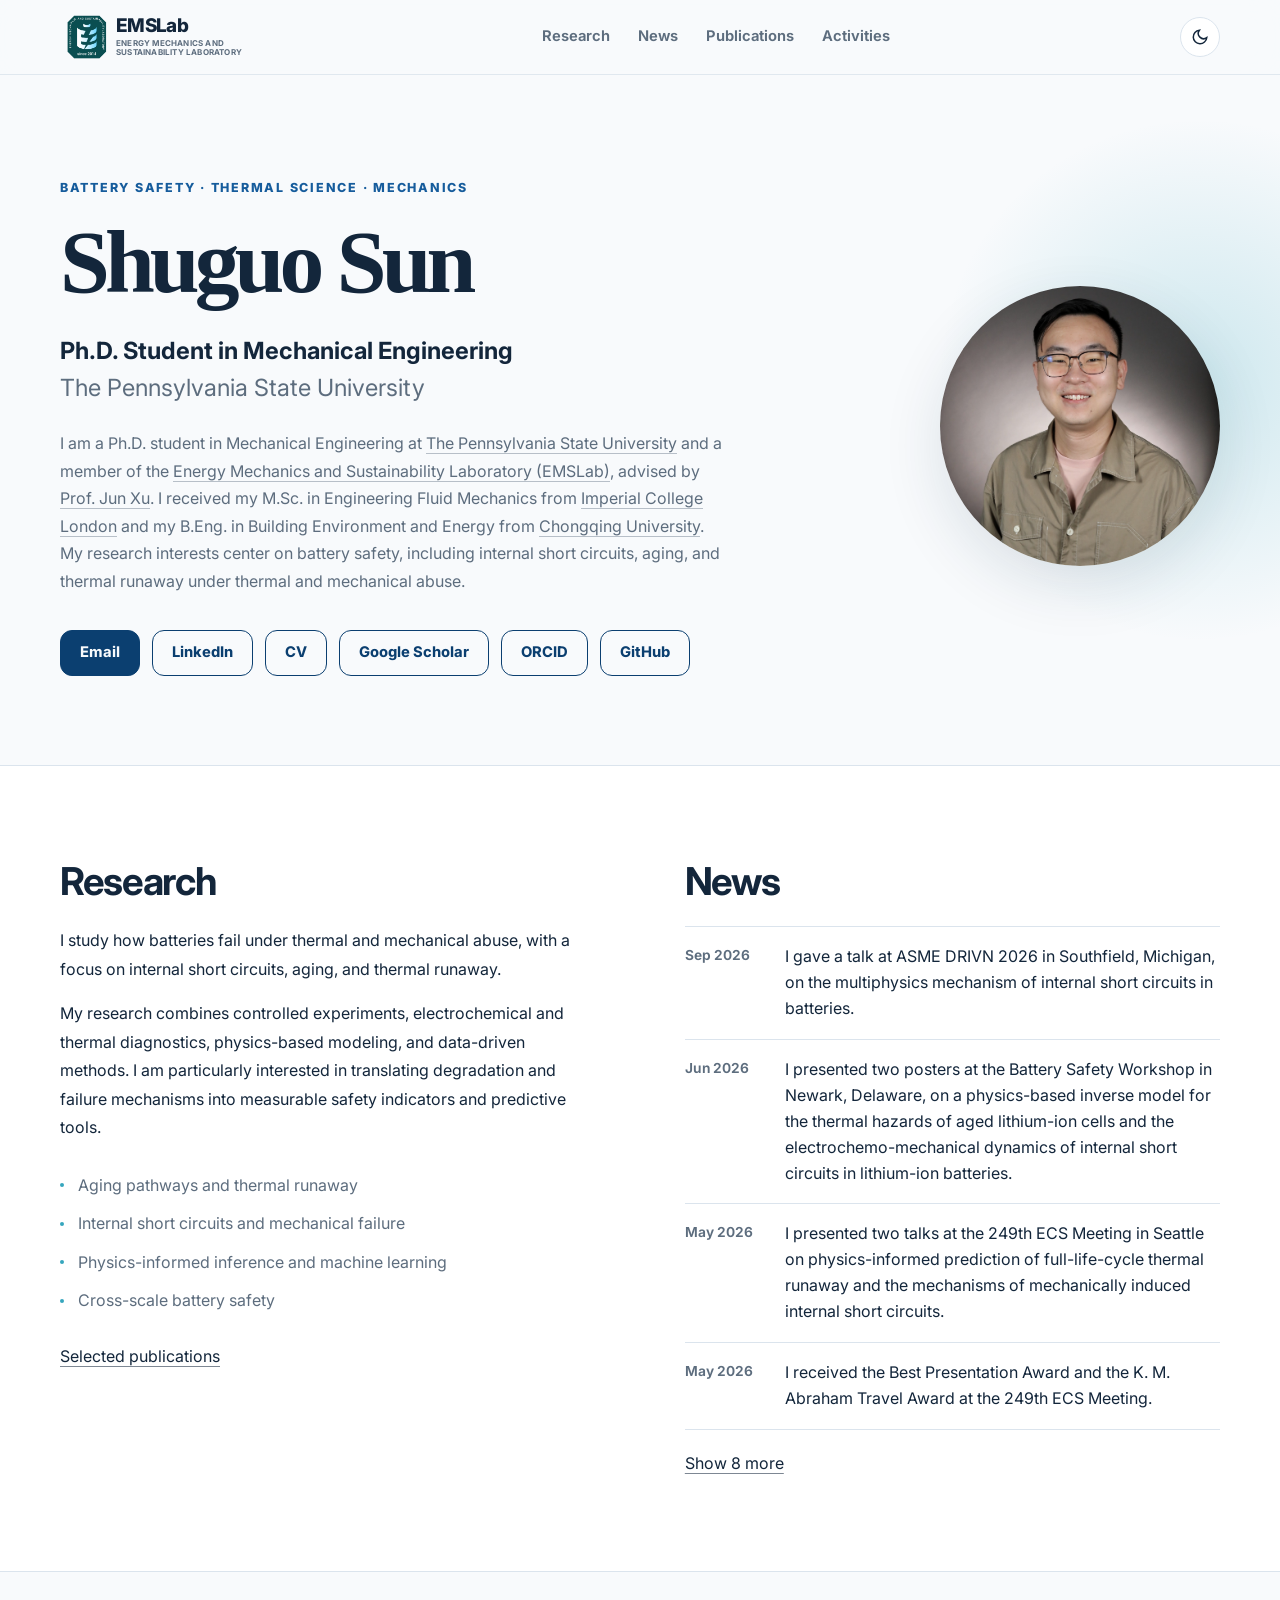
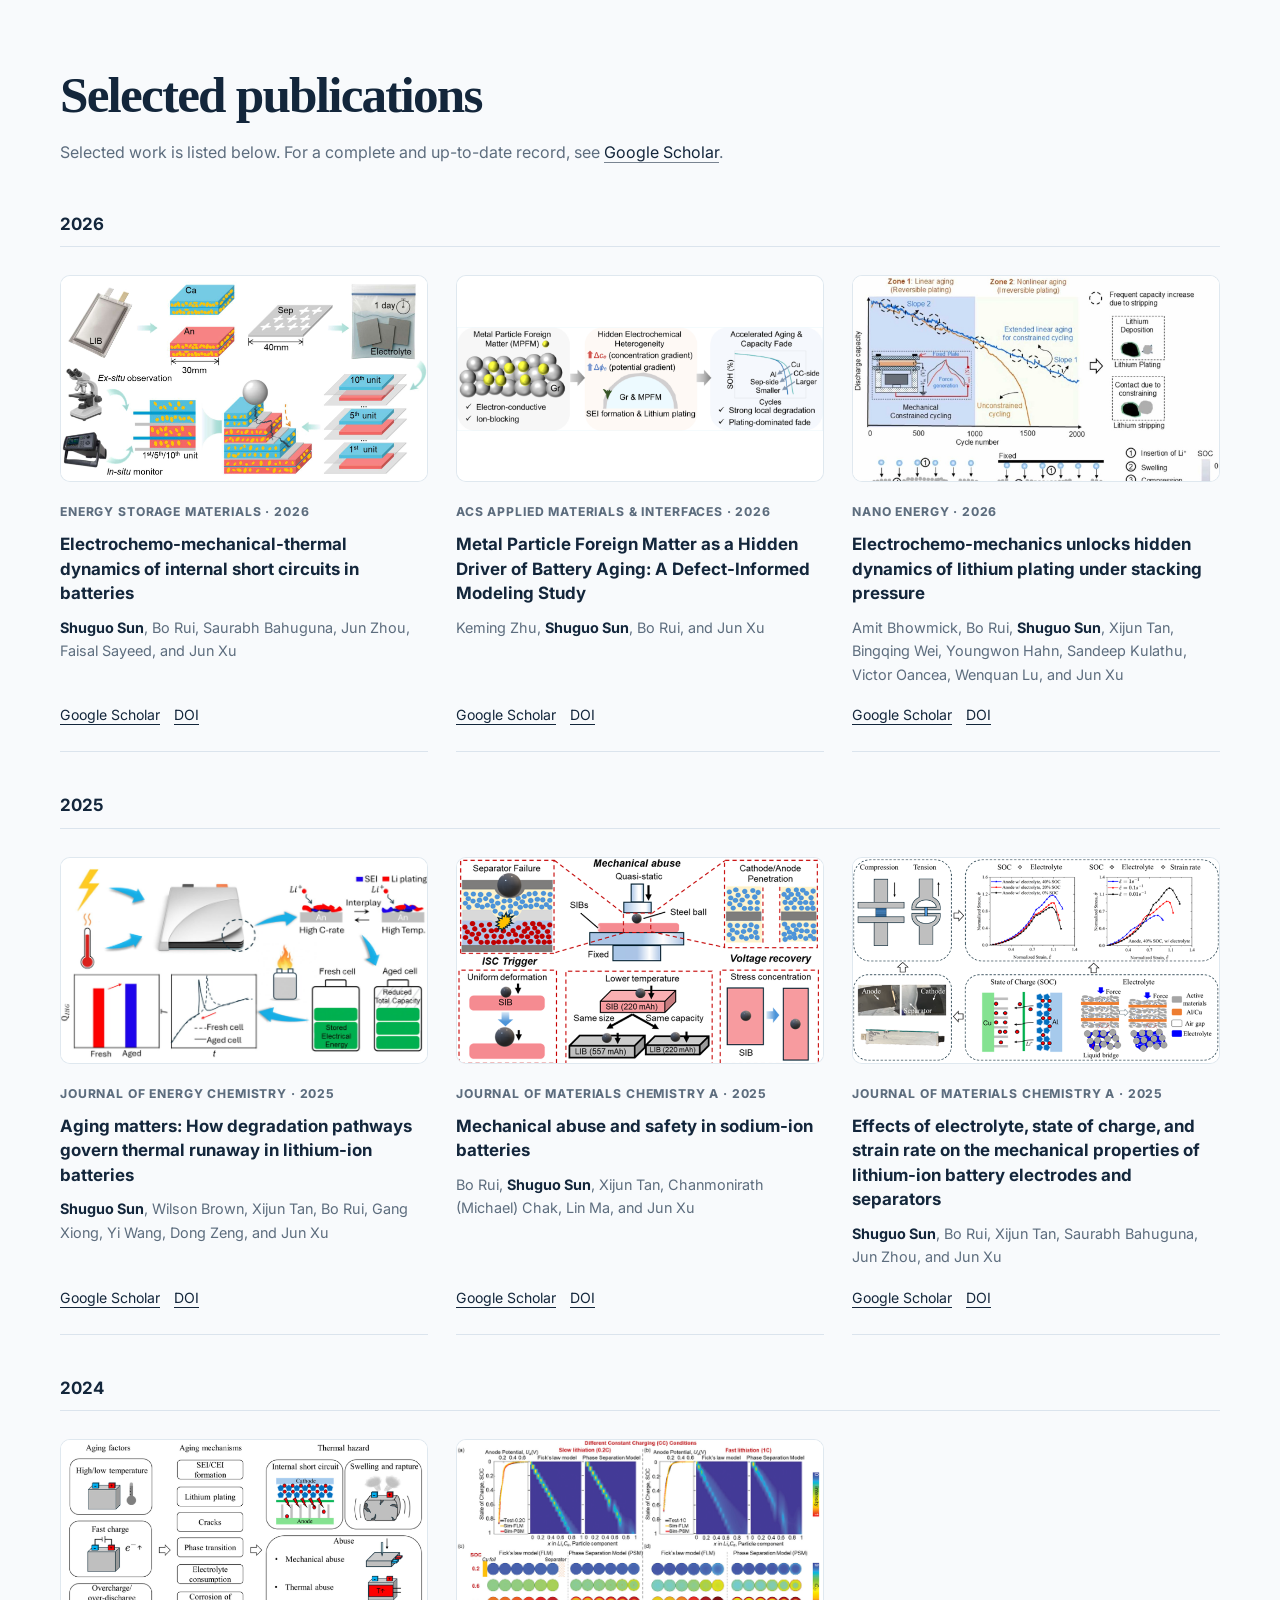
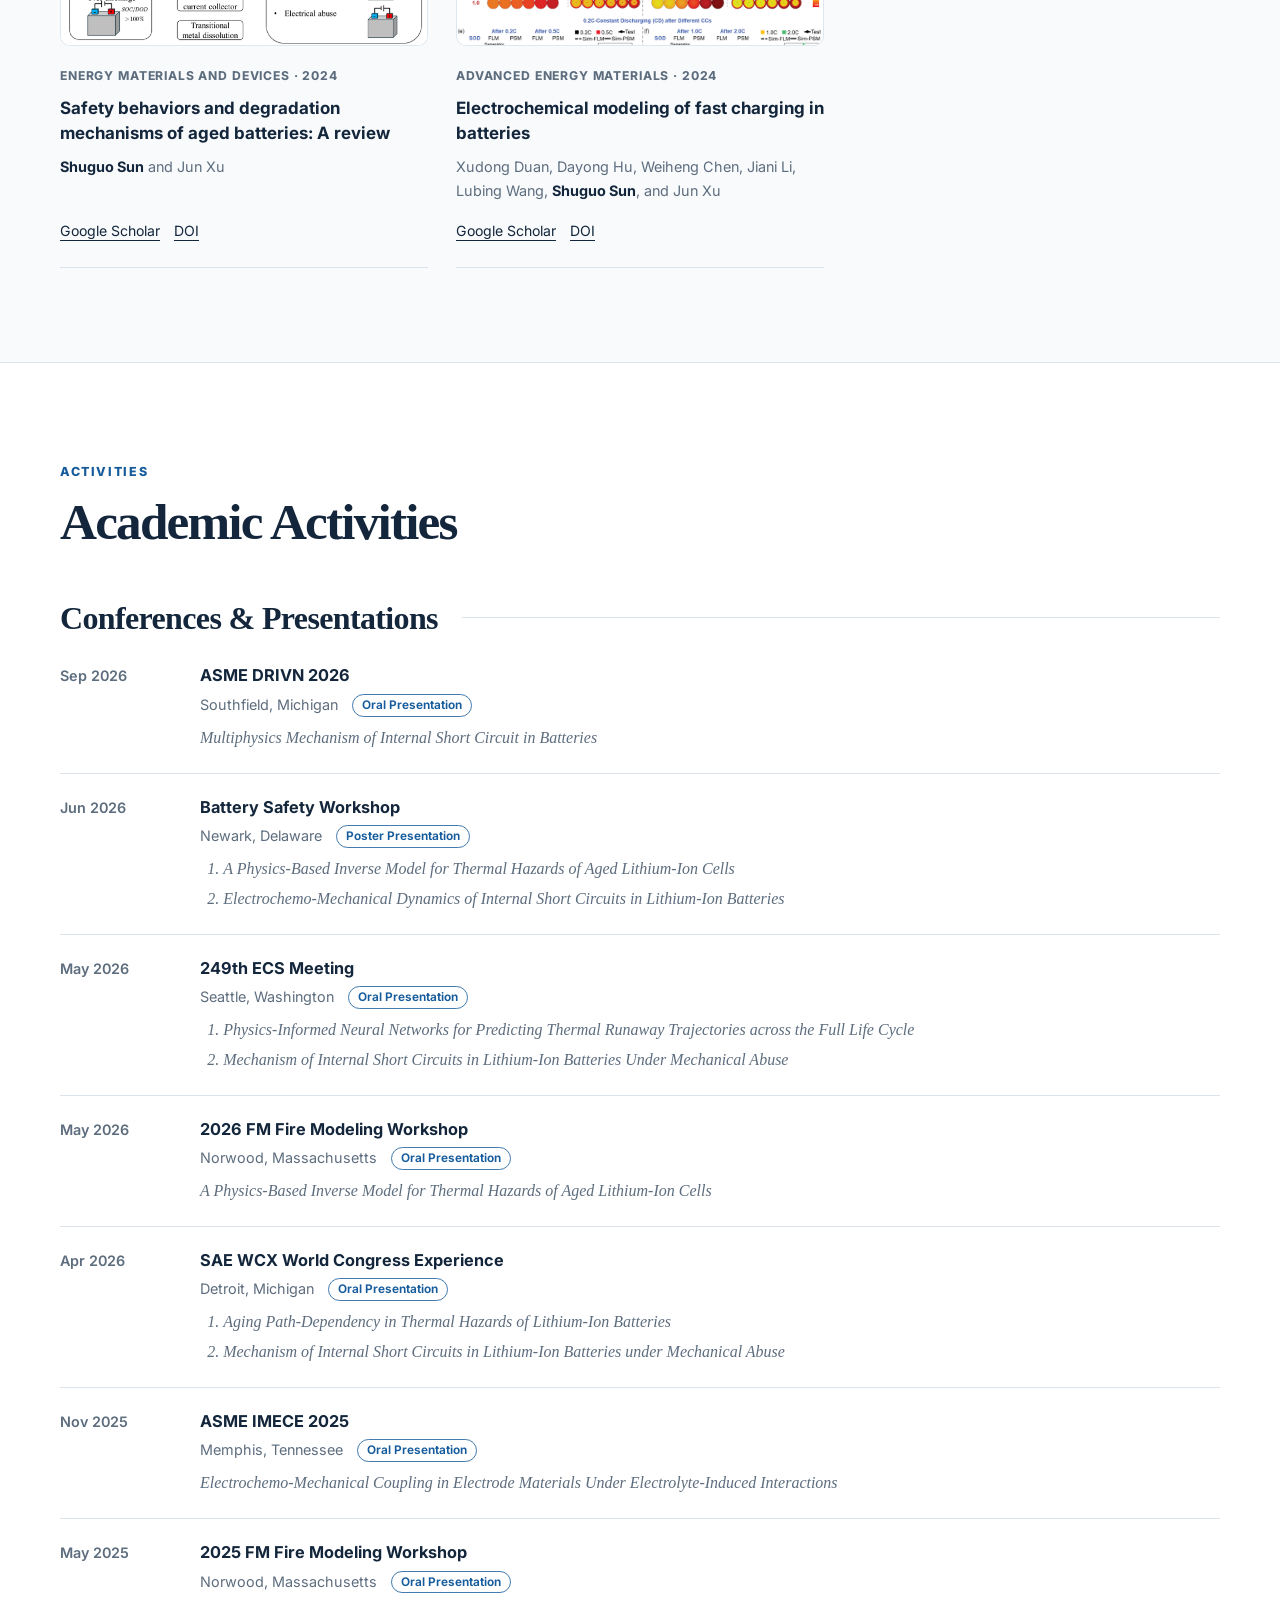
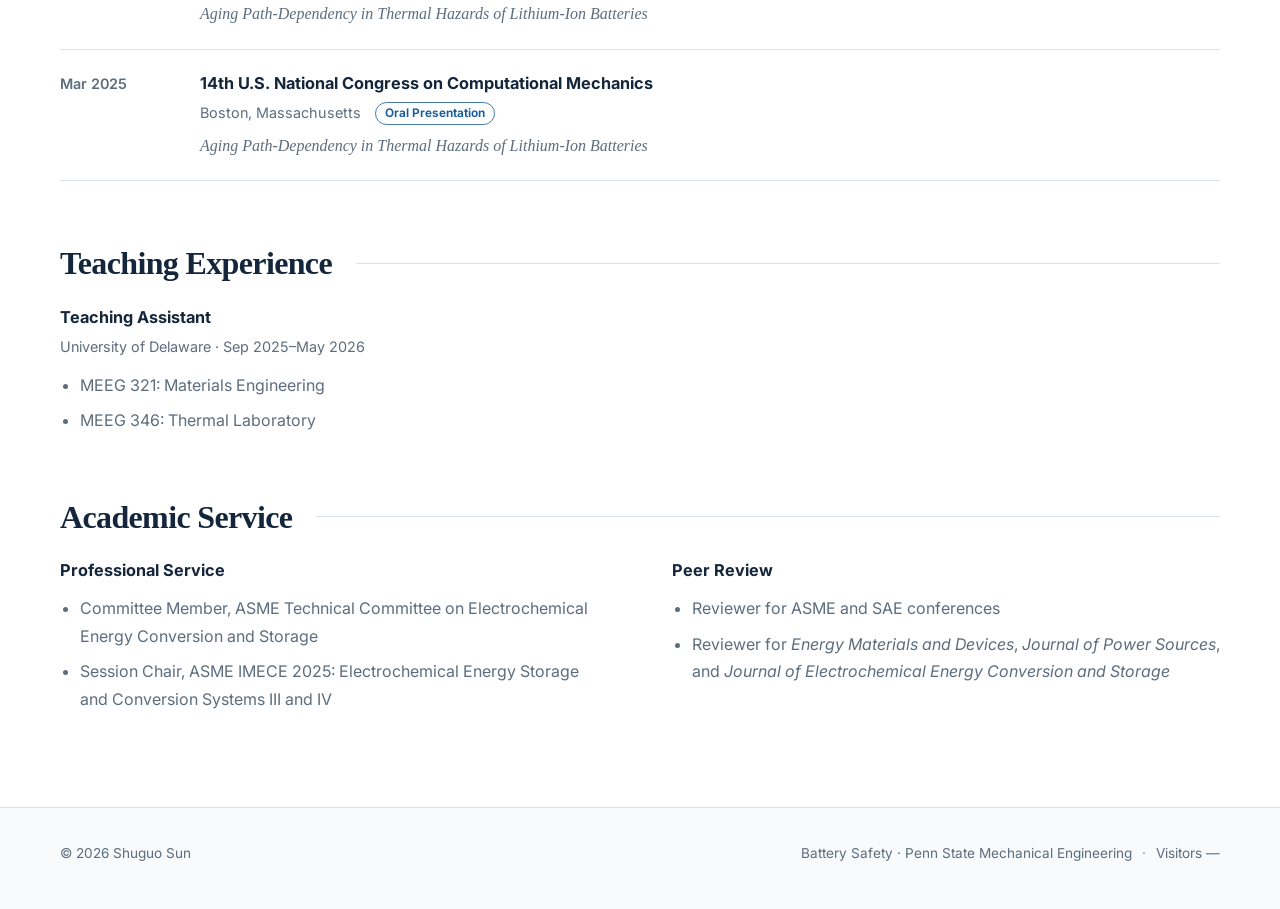
<file: index.html>
<!doctype html>
<html lang="en">
<head>
  <meta charset="utf-8">
  <meta name="viewport" content="width=device-width, initial-scale=1">
  <meta name="description" content="Shuguo Sun is a Ph.D. student at Penn State studying battery safety, thermal runaway, internal short circuits, and physics-informed modeling.">
  <meta name="theme-color" content="#0b3f70">
  <title>Shuguo Sun · Battery Safety Research</title>
  <link rel="icon" type="image/svg+xml" sizes="any" href="data:image/svg+xml,%3Csvg xmlns='http://www.w3.org/2000/svg' viewBox='0 0 64 64'%3E%3Crect width='64' height='64' rx='16' fill='%2313243a'/%3E%3Cpath d='M44 19c-3-4-7-6-13-6-8 0-14 4-14 11 0 6 5 9 14 11 7 2 10 4 10 8 0 5-4 8-10 8-6 0-11-2-15-7' fill='none' stroke='%23fff' stroke-width='7' stroke-linecap='round' stroke-linejoin='round'/%3E%3Cpath d='M49 14v12' stroke='%2336a6bd' stroke-width='5' stroke-linecap='round'/%3E%3C/svg%3E">
  <link rel="preconnect" href="https://fonts.googleapis.com">
  <link rel="preconnect" href="https://fonts.gstatic.com" crossorigin>
  <link href="https://fonts.googleapis.com/css2?family=Inter:wght@400;500;600;700;800&display=swap" rel="stylesheet">
  <link rel="stylesheet" href="assets/css/style.css?v=20260930-visitors2">
  <script defer src="assets/js/main.js?v=20260930-visitors"></script>
  <script data-goatcounter="https://shuguosun.goatcounter.com/count" async src="https://gc.zgo.at/count.js"></script>
</head>
<body>
  <header class="site-header">
    <div class="nav-wrap">
      <a class="brand" href="#home" aria-label="Shuguo Sun home">
        <span class="brand-emblem" aria-hidden="true">
          <img src="assets/img/emslab-logo.png" alt="" width="2048" height="751">
        </span>
        <span class="brand-wordmark" aria-hidden="true">
          <span class="brand-title">EMSLab</span>
          <span class="brand-subtitle">Energy Mechanics and<br>Sustainability Laboratory</span>
        </span>
      </a>
      <nav class="site-nav" data-nav aria-label="Primary navigation">
        <a href="#research">Research</a>
        <a href="#news">News</a>
        <a href="#publications">Publications</a>
        <a href="#activities">Activities</a>
      </nav>
      <div class="nav-tools">
        <button class="icon-button" data-theme-toggle type="button" aria-label="Switch color theme">
          <svg class="theme-moon" width="18" height="18" viewBox="0 0 24 24" fill="none" stroke="currentColor" stroke-width="2" aria-hidden="true"><path d="M21 12.8A9 9 0 1 1 11.2 3 7 7 0 0 0 21 12.8Z"/></svg>
          <svg class="theme-sun" width="18" height="18" viewBox="0 0 24 24" fill="none" stroke="currentColor" stroke-width="2" aria-hidden="true"><circle cx="12" cy="12" r="4"/><path d="M12 2v2M12 20v2M4.93 4.93l1.42 1.42M17.66 17.66l1.41 1.41M2 12h2M20 12h2M4.93 19.07l1.42-1.42M17.66 6.34l1.41-1.41"/></svg>
        </button>
        <button class="menu-button" data-menu-button type="button" aria-label="Open navigation" aria-expanded="false">
          <svg width="19" height="19" viewBox="0 0 24 24" fill="none" stroke="currentColor" stroke-width="2" aria-hidden="true"><path d="M4 7h16M4 12h16M4 17h16"/></svg>
        </button>
      </div>
    </div>
  </header>

  <main>
    <section class="hero" id="home">
      <div class="hero-content">
        <p class="eyebrow">Battery safety · Thermal science · Mechanics</p>
        <h1>Shuguo Sun</h1>
        <p class="hero-role"><strong>Ph.D. Student in Mechanical Engineering</strong><br>The Pennsylvania State University</p>
        <p class="hero-copy">I am a Ph.D. student in Mechanical Engineering at <a class="hero-profile-link" href="https://www.psu.edu/" target="_blank" rel="noreferrer">The Pennsylvania State University</a> and a member of the <a class="hero-profile-link" href="https://junxu-emslab.github.io/" target="_blank" rel="noreferrer">Energy Mechanics and Sustainability Laboratory (EMSLab)</a>, advised by <a class="hero-profile-link" href="https://junxu-emslab.github.io/" target="_blank" rel="noreferrer">Prof. Jun Xu</a>. I received my M.Sc. in Engineering Fluid Mechanics from <a class="hero-profile-link" href="https://www.imperial.ac.uk/" target="_blank" rel="noreferrer">Imperial College London</a> and my B.Eng. in Building Environment and Energy from <a class="hero-profile-link" href="https://english.cqu.edu.cn/" target="_blank" rel="noreferrer">Chongqing University</a>. My research interests center on battery safety, including internal short circuits, aging, and thermal runaway under thermal and mechanical abuse.</p>
        <div class="hero-actions">
          <a class="button" href="mailto:sbs7733@psu.edu">Email</a>
          <a class="button secondary" href="https://www.linkedin.com/in/shuguosun/" target="_blank" rel="noreferrer">LinkedIn</a>
          <a class="button secondary" href="assets/files/shuguo-sun-cv.pdf" target="_blank" rel="noreferrer">CV</a>
          <a class="button secondary" href="https://scholar.google.com/citations?hl=en&user=rFBOW_IAAAAJ" target="_blank" rel="noreferrer">Google Scholar</a>
          <a class="button secondary" href="https://orcid.org/0009-0009-5064-8351" target="_blank" rel="noreferrer">ORCID</a>
          <a class="button secondary" href="https://github.com/shuguosun" target="_blank" rel="noreferrer">GitHub</a>
        </div>
      </div>
      <div class="profile-frame">
        <img class="profile-photo" src="assets/img/shuguo-sun.jpg" alt="Portrait of Shuguo Sun" width="1200" height="1500">
        <div class="profile-note">University Park, Pennsylvania</div>
      </div>
    </section>

    <section class="section alt" id="research">
      <div class="container research-news-grid">
        <div class="research-overview reveal">
          <h2 class="column-title">Research</h2>
          <p>I study how batteries fail under thermal and mechanical abuse, with a focus on internal short circuits, aging, and thermal runaway.</p>
          <p>My research combines controlled experiments, electrochemical and thermal diagnostics, physics-based modeling, and data-driven methods. I am particularly interested in translating degradation and failure mechanisms into measurable safety indicators and predictive tools.</p>
          <ul class="research-directions">
            <li>Aging pathways and thermal runaway</li>
            <li>Internal short circuits and mechanical failure</li>
            <li>Physics-informed inference and machine learning</li>
            <li>Cross-scale battery safety</li>
          </ul>
          <a class="text-link" href="#publications">Selected publications</a>
        </div>
        <div class="news-column reveal" id="news">
          <h2 class="column-title">News</h2>
          <div class="news-list" data-news-list>
            <article class="news-item"><div class="news-date">Sep 2026</div><p>I gave a talk at ASME DRIVN 2026 in Southfield, Michigan, on the multiphysics mechanism of internal short circuits in batteries.</p></article>
            <article class="news-item"><div class="news-date">Jun 2026</div><p>I presented two posters at the Battery Safety Workshop in Newark, Delaware, on a physics-based inverse model for the thermal hazards of aged lithium-ion cells and the electrochemo-mechanical dynamics of internal short circuits in lithium-ion batteries.</p></article>
            <article class="news-item"><div class="news-date">May 2026</div><p>I presented two talks at the 249th ECS Meeting in Seattle on physics-informed prediction of full-life-cycle thermal runaway and the mechanisms of mechanically induced internal short circuits.</p></article>
            <article class="news-item"><div class="news-date">May 2026</div><p>I received the Best Presentation Award and the K. M. Abraham Travel Award at the 249th ECS Meeting.</p></article>
            <article class="news-item"><div class="news-date">May 2026</div><p>I gave a talk at the 2026 FM Fire Modeling Workshop in Norwood, Massachusetts, on a physics-based inverse model for the thermal hazards of aged lithium-ion cells.</p></article>
            <article class="news-item"><div class="news-date">Apr 2026</div><p>I presented two talks at the SAE WCX World Congress Experience in Detroit on aging path dependency and mechanically induced internal short circuits in lithium-ion batteries.</p></article>
            <article class="news-item"><div class="news-date">Nov 2025</div><p>I gave a talk at IMECE 2025 in Memphis on electrochemo-mechanical coupling in electrode materials under electrolyte-induced interactions.</p></article>
            <article class="news-item"><div class="news-date">Oct 2025</div><p>I received the S. Subbiah &amp; Sarah Robson Graduate Financial Support Award from the University of Delaware.</p></article>
            <article class="news-item"><div class="news-date">Aug 2025</div><p>I received the Graduate Student Travel Award from the University of Delaware.</p></article>
            <article class="news-item"><div class="news-date">May 2025</div><p>I presented my work on aging path dependency in lithium-ion battery thermal hazards at the 2025 FM Fire Modeling Workshop in Norwood, Massachusetts.</p></article>
            <article class="news-item"><div class="news-date">Mar 2025</div><p>I gave a talk on aging path dependency in lithium-ion battery thermal hazards at the 14th U.S. National Congress on Computational Mechanics in Boston.</p></article>
            <article class="news-item"><div class="news-date">Mar 2025</div><p>I received the 14th USNCM Student Travel Award.</p></article>
          </div>
          <button class="news-toggle" type="button" data-news-toggle aria-expanded="false" hidden>Show more</button>
        </div>
      </div>
    </section>

    <section class="section" id="publications">
      <div class="container">
        <div class="publications-head reveal">
          <h2 class="section-title">Selected publications</h2>
          <p>Selected work is listed below. For a complete and up-to-date record, see <a class="text-link" href="https://scholar.google.com/citations?hl=en&user=rFBOW_IAAAAJ" target="_blank" rel="noreferrer">Google Scholar</a>.</p>
        </div>

        <section class="publication-year reveal" aria-labelledby="publications-2026">
          <h3 class="publication-year-title" id="publications-2026">2026</h3>
          <div class="publication-grid">
            <article class="publication-card">
              <div class="pub-visual">
                <span class="pub-visual-fallback">Abstract graphic</span>
                <img src="assets/img/publications/internal-short-circuits.jpg" alt="Unit-resolved detection concept for internal short circuits" loading="lazy">
              </div>
              <p class="pub-meta">Energy Storage Materials · 2026</p>
              <h4>Electrochemo-mechanical-thermal dynamics of internal short circuits in batteries</h4>
              <p class="pub-authors"><strong>Shuguo Sun</strong>, Bo Rui, Saurabh Bahuguna, Jun Zhou, Faisal Sayeed, and Jun Xu</p>
              <div class="pub-actions">
                <a href="https://scholar.google.com/citations?view_op=view_citation&amp;hl=en&amp;user=rFBOW_IAAAAJ&amp;sortby=pubdate&amp;citation_for_view=rFBOW_IAAAAJ:Tyk-4Ss8FVUC" target="_blank" rel="noreferrer">Google Scholar</a>
                <a href="https://doi.org/10.1016/j.ensm.2026.105022" target="_blank" rel="noreferrer">DOI</a>
              </div>
            </article>
            <article class="publication-card">
              <div class="pub-visual">
                <span class="pub-visual-fallback">Paper figure</span>
                <img src="assets/img/publications/metal-particle-defect-ga.png" alt="Graphical abstract for metal particle foreign matter as a hidden driver of battery aging" loading="lazy">
              </div>
              <p class="pub-meta">ACS Applied Materials &amp; Interfaces · 2026</p>
              <h4>Metal Particle Foreign Matter as a Hidden Driver of Battery Aging: A Defect-Informed Modeling Study</h4>
              <p class="pub-authors">Keming Zhu, <strong>Shuguo Sun</strong>, Bo Rui, and Jun Xu</p>
              <div class="pub-actions">
                <a href="https://scholar.google.com/citations?view_op=view_citation&amp;hl=en&amp;user=rFBOW_IAAAAJ&amp;sortby=pubdate&amp;citation_for_view=rFBOW_IAAAAJ:W7OEmFMy1HYC" target="_blank" rel="noreferrer">Google Scholar</a>
                <a href="https://doi.org/10.1021/acsami.6c03540" target="_blank" rel="noreferrer">DOI</a>
              </div>
            </article>
            <article class="publication-card">
              <div class="pub-visual">
                <span class="pub-visual-fallback">Graphical abstract</span>
                <img src="assets/img/publications/lithium-plating-ga.jpg" alt="Graphical abstract for lithium plating under stacking pressure" loading="lazy">
              </div>
              <p class="pub-meta">Nano Energy · 2026</p>
              <h4>Electrochemo-mechanics unlocks hidden dynamics of lithium plating under stacking pressure</h4>
              <p class="pub-authors">Amit Bhowmick, Bo Rui, <strong>Shuguo Sun</strong>, Xijun Tan, Bingqing Wei, Youngwon Hahn, Sandeep Kulathu, Victor Oancea, Wenquan Lu, and Jun Xu</p>
              <div class="pub-actions">
                <a href="https://scholar.google.com/citations?view_op=view_citation&amp;hl=en&amp;user=rFBOW_IAAAAJ&amp;sortby=pubdate&amp;citation_for_view=rFBOW_IAAAAJ:zYLM7Y9cAGgC" target="_blank" rel="noreferrer">Google Scholar</a>
                <a href="https://doi.org/10.1016/j.nanoen.2026.111751" target="_blank" rel="noreferrer">DOI</a>
              </div>
            </article>
          </div>
        </section>

        <section class="publication-year reveal" aria-labelledby="publications-2025">
          <h3 class="publication-year-title" id="publications-2025">2025</h3>
          <div class="publication-grid">
            <article class="publication-card">
              <div class="pub-visual">
                <span class="pub-visual-fallback">Graphical abstract</span>
                <img src="assets/img/publications/aging-matters-ga.jpg" alt="Graphical abstract for aging pathways and thermal runaway" loading="lazy">
              </div>
              <p class="pub-meta">Journal of Energy Chemistry · 2025</p>
              <h4>Aging matters: How degradation pathways govern thermal runaway in lithium-ion batteries</h4>
              <p class="pub-authors"><strong>Shuguo Sun</strong>, Wilson Brown, Xijun Tan, Bo Rui, Gang Xiong, Yi Wang, Dong Zeng, and Jun Xu</p>
              <div class="pub-actions">
                <a href="https://scholar.google.com/citations?view_op=view_citation&amp;hl=en&amp;user=rFBOW_IAAAAJ&amp;sortby=pubdate&amp;citation_for_view=rFBOW_IAAAAJ:UeHWp8X0CEIC" target="_blank" rel="noreferrer">Google Scholar</a>
                <a href="https://doi.org/10.1016/j.jechem.2025.09.093" target="_blank" rel="noreferrer">DOI</a>
              </div>
            </article>
            <article class="publication-card">
              <div class="pub-visual">
                <span class="pub-visual-fallback">Abstract graphic</span>
                <img src="assets/img/publications/sodium-ion-mechanical-abuse-ga.png" alt="Graphical abstract for mechanical abuse and safety in sodium-ion batteries" loading="lazy">
              </div>
              <p class="pub-meta">Journal of Materials Chemistry A · 2025</p>
              <h4>Mechanical abuse and safety in sodium-ion batteries</h4>
              <p class="pub-authors">Bo Rui, <strong>Shuguo Sun</strong>, Xijun Tan, Chanmonirath (Michael) Chak, Lin Ma, and Jun Xu</p>
              <div class="pub-actions">
                <a href="https://scholar.google.com/citations?view_op=view_citation&amp;hl=en&amp;user=rFBOW_IAAAAJ&amp;sortby=pubdate&amp;citation_for_view=rFBOW_IAAAAJ:9yKSN-GCB0IC" target="_blank" rel="noreferrer">Google Scholar</a>
                <a href="https://doi.org/10.1039/D5TA00624D" target="_blank" rel="noreferrer">DOI</a>
              </div>
            </article>
            <article class="publication-card">
              <div class="pub-visual">
                <span class="pub-visual-fallback">Abstract graphic</span>
                <img src="assets/img/publications/electrode-separator-mechanics-ga.png?v=20260930-fixed" alt="Graphical abstract for the effects of electrolyte, state of charge, and strain rate on electrode and separator mechanics" loading="lazy">
              </div>
              <p class="pub-meta">Journal of Materials Chemistry A · 2025</p>
              <h4>Effects of electrolyte, state of charge, and strain rate on the mechanical properties of lithium-ion battery electrodes and separators</h4>
              <p class="pub-authors"><strong>Shuguo Sun</strong>, Bo Rui, Xijun Tan, Saurabh Bahuguna, Jun Zhou, and Jun Xu</p>
              <div class="pub-actions">
                <a href="https://scholar.google.com/citations?view_op=view_citation&amp;hl=en&amp;user=rFBOW_IAAAAJ&amp;sortby=pubdate&amp;citation_for_view=rFBOW_IAAAAJ:2osOgNQ5qMEC" target="_blank" rel="noreferrer">Google Scholar</a>
                <a href="https://doi.org/10.1039/D5TA02137E" target="_blank" rel="noreferrer">DOI</a>
              </div>
            </article>
          </div>
        </section>

        <section class="publication-year reveal" aria-labelledby="publications-2024">
          <h3 class="publication-year-title" id="publications-2024">2024</h3>
          <div class="publication-grid">
            <article class="publication-card">
              <div class="pub-visual">
                <span class="pub-visual-fallback">Graphical abstract</span>
                <img src="assets/img/publications/aged-batteries-review-ga.jpg" alt="Graphical abstract for safety behaviors and degradation mechanisms of aged batteries" loading="lazy">
              </div>
              <p class="pub-meta">Energy Materials and Devices · 2024</p>
              <h4>Safety behaviors and degradation mechanisms of aged batteries: A review</h4>
              <p class="pub-authors"><strong>Shuguo Sun</strong> and Jun Xu</p>
              <div class="pub-actions">
                <a href="https://scholar.google.com/citations?view_op=view_citation&amp;hl=en&amp;user=rFBOW_IAAAAJ&amp;sortby=pubdate&amp;citation_for_view=rFBOW_IAAAAJ:u5HHmVD_uO8C" target="_blank" rel="noreferrer">Google Scholar</a>
                <a href="https://doi.org/10.26599/EMD.2024.9370048" target="_blank" rel="noreferrer">DOI</a>
              </div>
            </article>
            <article class="publication-card">
              <div class="pub-visual">
                <span class="pub-visual-fallback">Paper figure</span>
                <img src="assets/img/publications/electrochemical-fast-charging-ga.png" alt="Graphical abstract for electrochemical modeling of fast charging in batteries" loading="lazy">
              </div>
              <p class="pub-meta">Advanced Energy Materials · 2024</p>
              <h4>Electrochemical modeling of fast charging in batteries</h4>
              <p class="pub-authors">Xudong Duan, Dayong Hu, Weiheng Chen, Jiani Li, Lubing Wang, <strong>Shuguo Sun</strong>, and Jun Xu</p>
              <div class="pub-actions">
                <a href="https://scholar.google.com/citations?view_op=view_citation&amp;hl=en&amp;user=rFBOW_IAAAAJ&amp;sortby=pubdate&amp;citation_for_view=rFBOW_IAAAAJ:u-x6o8ySG0sC" target="_blank" rel="noreferrer">Google Scholar</a>
                <a href="https://doi.org/10.1002/aenm.202400710" target="_blank" rel="noreferrer">DOI</a>
              </div>
            </article>
          </div>
        </section>
      </div>
    </section>

    <section class="section alt activities-section" id="activities">
      <div class="container">
        <div class="activities-head reveal">
          <span class="section-kicker">Activities</span>
          <h2 class="section-title">Academic Activities</h2>
        </div>

        <div class="activity-group reveal">
          <div class="activity-group-heading">
            <h3>Conferences &amp; Presentations</h3>
            <span aria-hidden="true"></span>
          </div>
          <div class="activity-list">
            <article class="activity-entry">
              <div class="activity-date">Sep 2026</div>
              <div class="activity-content">
                <h4>ASME DRIVN 2026</h4>
                <p class="activity-place">Southfield, Michigan <span class="activity-badge">Oral Presentation</span></p>
                <p class="activity-talk">Multiphysics Mechanism of Internal Short Circuit in Batteries</p>
              </div>
            </article>
            <article class="activity-entry">
              <div class="activity-date">Jun 2026</div>
              <div class="activity-content">
                <h4>Battery Safety Workshop</h4>
                <p class="activity-place">Newark, Delaware <span class="activity-badge">Poster Presentation</span></p>
                <ol class="activity-talk-list">
                  <li>A Physics-Based Inverse Model for Thermal Hazards of Aged Lithium-Ion Cells</li>
                  <li>Electrochemo-Mechanical Dynamics of Internal Short Circuits in Lithium-Ion Batteries</li>
                </ol>
              </div>
            </article>
            <article class="activity-entry">
              <div class="activity-date">May 2026</div>
              <div class="activity-content">
                <h4>249th ECS Meeting</h4>
                <p class="activity-place">Seattle, Washington <span class="activity-badge">Oral Presentation</span></p>
                <ol class="activity-talk-list">
                  <li>Physics-Informed Neural Networks for Predicting Thermal Runaway Trajectories across the Full Life Cycle</li>
                  <li>Mechanism of Internal Short Circuits in Lithium-Ion Batteries Under Mechanical Abuse</li>
                </ol>
              </div>
            </article>
            <article class="activity-entry">
              <div class="activity-date">May 2026</div>
              <div class="activity-content">
                <h4>2026 FM Fire Modeling Workshop</h4>
                <p class="activity-place">Norwood, Massachusetts <span class="activity-badge">Oral Presentation</span></p>
                <p class="activity-talk">A Physics-Based Inverse Model for Thermal Hazards of Aged Lithium-Ion Cells</p>
              </div>
            </article>
            <article class="activity-entry">
              <div class="activity-date">Apr 2026</div>
              <div class="activity-content">
                <h4>SAE WCX World Congress Experience</h4>
                <p class="activity-place">Detroit, Michigan <span class="activity-badge">Oral Presentation</span></p>
                <ol class="activity-talk-list">
                  <li>Aging Path-Dependency in Thermal Hazards of Lithium-Ion Batteries</li>
                  <li>Mechanism of Internal Short Circuits in Lithium-Ion Batteries under Mechanical Abuse</li>
                </ol>
              </div>
            </article>
            <article class="activity-entry">
              <div class="activity-date">Nov 2025</div>
              <div class="activity-content">
                <h4>ASME IMECE 2025</h4>
                <p class="activity-place">Memphis, Tennessee <span class="activity-badge">Oral Presentation</span></p>
                <p class="activity-talk">Electrochemo-Mechanical Coupling in Electrode Materials Under Electrolyte-Induced Interactions</p>
              </div>
            </article>
            <article class="activity-entry">
              <div class="activity-date">May 2025</div>
              <div class="activity-content">
                <h4>2025 FM Fire Modeling Workshop</h4>
                <p class="activity-place">Norwood, Massachusetts <span class="activity-badge">Oral Presentation</span></p>
                <p class="activity-talk">Aging Path-Dependency in Thermal Hazards of Lithium-Ion Batteries</p>
              </div>
            </article>
            <article class="activity-entry">
              <div class="activity-date">Mar 2025</div>
              <div class="activity-content">
                <h4>14th U.S. National Congress on Computational Mechanics</h4>
                <p class="activity-place">Boston, Massachusetts <span class="activity-badge">Oral Presentation</span></p>
                <p class="activity-talk">Aging Path-Dependency in Thermal Hazards of Lithium-Ion Batteries</p>
              </div>
            </article>
          </div>
        </div>

        <div class="activity-group reveal">
          <div class="activity-group-heading">
            <h3>Teaching Experience</h3>
            <span aria-hidden="true"></span>
          </div>
          <div class="activity-service-grid">
            <div>
              <h4>Teaching Assistant</h4>
              <p class="activity-place">University of Delaware · Sep 2025–May 2026</p>
              <ul class="activity-bullets">
                <li>MEEG 321: Materials Engineering</li>
                <li>MEEG 346: Thermal Laboratory</li>
              </ul>
            </div>
          </div>
        </div>

        <div class="activity-group reveal">
          <div class="activity-group-heading">
            <h3>Academic Service</h3>
            <span aria-hidden="true"></span>
          </div>
          <div class="activity-service-grid">
            <div>
              <h4>Professional Service</h4>
              <ul class="activity-bullets">
                <li>Committee Member, ASME Technical Committee on Electrochemical Energy Conversion and Storage</li>
                <li>Session Chair, ASME IMECE 2025: Electrochemical Energy Storage and Conversion Systems III and IV</li>
              </ul>
            </div>
            <div>
              <h4>Peer Review</h4>
              <ul class="activity-bullets">
                <li>Reviewer for ASME and SAE conferences</li>
                <li>Reviewer for <em>Energy Materials and Devices</em>, <em>Journal of Power Sources</em>, and <em>Journal of Electrochemical Energy Conversion and Storage</em></li>
              </ul>
            </div>
          </div>
        </div>
      </div>
    </section>
  </main>

  <footer>
    <span>© <span data-year></span> Shuguo Sun</span>
    <span class="footer-meta">
      <span>Battery Safety · Penn State Mechanical Engineering</span>
      <span class="footer-separator" aria-hidden="true">·</span>
      <span class="visitor-counter">Visitors <span data-visitor-count aria-live="polite">—</span></span>
    </span>
  </footer>
</body>
</html>
</file>
<file: assets/css/style.css>
:root {
  --bg: #f8fafc;
  --surface: #ffffff;
  --surface-soft: #eef3f8;
  --text: #13263b;
  --muted: #5d6d7e;
  --line: #dbe4ed;
  --blue: #165c9c;
  --blue-strong: #0b3f70;
  --cyan: #36a6bd;
  --nav: rgba(248, 250, 252, 0.88);
  --shadow: 0 20px 60px rgba(18, 47, 74, 0.12);
  --radius: 18px;
  --max: 1160px;
}

:root[data-theme="dark"] {
  --bg: #0b1420;
  --surface: #101e2c;
  --surface-soft: #14283a;
  --text: #edf5fb;
  --muted: #a9b8c7;
  --line: #27394a;
  --blue: #72b9f2;
  --blue-strong: #a4d4fa;
  --cyan: #6fd4e3;
  --nav: rgba(11, 20, 32, 0.88);
  --shadow: 0 20px 60px rgba(0, 0, 0, 0.28);
}

* { box-sizing: border-box; }
html { scroll-behavior: smooth; scroll-padding-top: 92px; }
body {
  margin: 0;
  color: var(--text);
  background: var(--bg);
  font-family: Inter, ui-sans-serif, system-ui, -apple-system, BlinkMacSystemFont, "Segoe UI", sans-serif;
  font-size: 16px;
  line-height: 1.72;
  transition: background .25s ease, color .25s ease;
}
a { color: inherit; }
img { display: block; max-width: 100%; }

.site-header {
  position: sticky;
  top: 0;
  z-index: 20;
  border-bottom: 1px solid color-mix(in srgb, var(--line), transparent 20%);
  background: var(--nav);
  backdrop-filter: blur(16px);
}
.nav-wrap {
  width: min(var(--max), calc(100% - 40px));
  min-height: 74px;
  margin: auto;
  display: flex;
  align-items: center;
  justify-content: space-between;
  gap: 24px;
}
.brand {
  display: inline-flex;
  flex: 0 0 auto;
  align-items: center;
  gap: 8px;
  padding: 3px 9px 3px 4px;
  color: var(--text);
  border: 0;
  background: transparent;
  text-decoration: none;
  transition: color .25s ease;
}
.brand-emblem {
  width: 44px;
  height: 48px;
  overflow: hidden;
  flex: 0 0 auto;
}
.brand-emblem img {
  max-width: none;
  width: auto;
  height: 48px;
}
.brand-wordmark {
  display: grid;
  gap: 3px;
  color: var(--text);
  line-height: 1;
}
.brand-title {
  font-size: 1.18rem;
  font-weight: 800;
  letter-spacing: -.035em;
}
.brand-subtitle {
  color: var(--muted);
  font-size: .5rem;
  font-weight: 700;
  letter-spacing: .025em;
  line-height: 1.18;
  text-transform: uppercase;
}
.site-nav { display: flex; align-items: center; gap: 28px; }
.site-nav a {
  color: var(--muted);
  font-size: .92rem;
  font-weight: 650;
  text-decoration: none;
  transition: color .2s ease;
}
.site-nav a:hover, .site-nav a:focus-visible { color: var(--blue); }
.icon-button, .menu-button {
  display: inline-grid;
  place-items: center;
  width: 40px;
  height: 40px;
  padding: 0;
  color: var(--text);
  border: 1px solid var(--line);
  border-radius: 50%;
  background: var(--surface);
  cursor: pointer;
}
.theme-sun, :root[data-theme="dark"] .theme-moon { display: none; }
:root[data-theme="dark"] .theme-sun { display: block; }
.menu-button { display: none; border-radius: 11px; }

main { overflow: hidden; }
.hero {
  position: relative;
  width: min(var(--max), calc(100% - 40px));
  min-height: 690px;
  margin: auto;
  display: grid;
  grid-template-columns: minmax(0, 1.35fr) minmax(240px, .65fr);
  align-items: center;
  gap: clamp(48px, 7vw, 100px);
  padding: 96px 0 84px;
}
.hero::before {
  content: "";
  position: absolute;
  width: 560px;
  height: 560px;
  right: -260px;
  top: 25px;
  border-radius: 50%;
  background: radial-gradient(circle, color-mix(in srgb, var(--cyan), transparent 78%), transparent 66%);
  pointer-events: none;
}
.eyebrow {
  margin: 0 0 12px;
  color: var(--blue);
  font-size: .78rem;
  font-weight: 800;
  letter-spacing: .14em;
  text-transform: uppercase;
}
h1, h2, h3 { margin-top: 0; line-height: 1.15; }
h1 {
  margin-bottom: 20px;
  font-family: Georgia, "Times New Roman", serif;
  font-size: clamp(3.2rem, 7vw, 6.4rem);
  font-weight: 600;
  letter-spacing: -.055em;
  white-space: nowrap;
}
.hero-role {
  max-width: 660px;
  margin: 0 0 24px;
  color: var(--muted);
  font-size: clamp(1.15rem, 2.2vw, 1.48rem);
  line-height: 1.55;
}
.hero-role strong { color: var(--text); font-weight: 700; }
.hero-copy { max-width: 670px; margin: 0 0 34px; color: var(--muted); }
.hero-profile-link {
  color: inherit;
  text-decoration-color: color-mix(in srgb, currentColor, transparent 58%);
  text-underline-offset: 4px;
}
.hero-profile-link:hover { color: var(--blue); }
.hero-actions { display: flex; flex-wrap: wrap; gap: 12px; }
.button {
  display: inline-flex;
  align-items: center;
  justify-content: center;
  gap: 8px;
  min-height: 46px;
  padding: 0 19px;
  border: 1px solid var(--blue-strong);
  border-radius: 12px;
  background: var(--blue-strong);
  color: var(--bg);
  font-size: .92rem;
  font-weight: 750;
  text-decoration: none;
  transition: transform .2s ease, box-shadow .2s ease;
}
.button:hover { transform: translateY(-2px); box-shadow: 0 10px 24px color-mix(in srgb, var(--blue), transparent 72%); }
.button.secondary { color: var(--blue-strong); background: transparent; }
.profile-frame {
  position: relative;
  z-index: 1;
  width: clamp(230px, 23vw, 280px);
  aspect-ratio: 1 / 1;
  margin-left: auto;
}
.profile-photo {
  position: relative;
  width: 100%;
  height: 100%;
  object-fit: cover;
  object-position: 50% 10%;
  border-radius: 50%;
  box-shadow: var(--shadow);
  filter: saturate(.88) contrast(1.03);
}
.profile-note {
  display: none;
}

.section { padding: 94px 0; }
.section.alt { background: var(--surface); border-block: 1px solid var(--line); }
.container { width: min(var(--max), calc(100% - 40px)); margin: auto; }
.section-head {
  display: grid;
  grid-template-columns: 260px minmax(0, 1fr);
  gap: 42px;
  margin-bottom: 54px;
}
.section-kicker { color: var(--blue); font-size: .78rem; font-weight: 800; letter-spacing: .13em; text-transform: uppercase; }
.section-title { margin: 7px 0 0; font-family: Georgia, serif; font-size: clamp(2rem, 4vw, 3.45rem); letter-spacing: -.035em; }
.section-intro { max-width: 720px; margin: 8px 0 0; color: var(--muted); font-size: 1.06rem; }
.research-news-grid {
  display: grid;
  grid-template-columns: minmax(0, 1fr) minmax(0, 1fr);
  gap: clamp(56px, 7vw, 96px);
  align-items: start;
}
.column-title {
  margin: 0 0 24px;
  font-size: clamp(2rem, 3vw, 2.55rem);
  line-height: 1.1;
  letter-spacing: -.035em;
}
.research-overview p {
  margin: 0 0 16px;
  line-height: 1.78;
}
.research-directions {
  display: grid;
  gap: 11px;
  margin: 30px 0 28px;
  padding: 0;
  list-style: none;
  color: var(--muted);
}
.research-directions li {
  position: relative;
  padding-left: 18px;
}
.research-directions li::before {
  content: "";
  position: absolute;
  left: 0;
  top: .72em;
  width: 4px;
  height: 4px;
  border-radius: 50%;
  background: var(--cyan);
}
.text-link {
  color: var(--text);
  text-decoration-color: color-mix(in srgb, var(--text), transparent 45%);
  text-underline-offset: 4px;
}
.text-link:hover { color: var(--blue); }

.publications-head { max-width: 760px; margin-bottom: 48px; }
.publications-head .section-title { margin: 0 0 14px; }
.publications-head p { margin: 0; color: var(--muted); }
.publication-year + .publication-year { margin-top: 44px; }
.publication-year-title {
  margin: 0;
  padding-bottom: 12px;
  border-bottom: 1px solid var(--line);
  font-size: 1.06rem;
}
.publication-grid {
  display: grid;
  grid-template-columns: repeat(3, minmax(0, 1fr));
  gap: 28px;
}
.publication-card {
  display: flex;
  min-width: 0;
  flex-direction: column;
  padding: 28px 0 24px;
  border-bottom: 1px solid var(--line);
}
.pub-visual {
  position: relative;
  display: grid;
  width: 100%;
  aspect-ratio: 16 / 9;
  margin-bottom: 20px;
  place-items: center;
  overflow: hidden;
  border: 1px solid color-mix(in srgb, var(--line), transparent 18%);
  border-radius: 10px;
  background: linear-gradient(145deg, color-mix(in srgb, var(--surface), var(--cyan) 5%), var(--bg));
}
.pub-visual img { width: 100%; height: 100%; object-fit: contain; background: #fff; }
.pub-visual-fallback {
  position: absolute;
  color: var(--muted);
  font-size: .78rem;
  font-weight: 750;
  letter-spacing: .1em;
  text-transform: uppercase;
}
.pub-visual:not(.is-fallback) .pub-visual-fallback { opacity: 0; }
.pub-visual.is-fallback .pub-visual-fallback { opacity: 1; }
.pub-meta {
  margin: 0 0 9px;
  color: var(--muted);
  font-size: .76rem;
  font-weight: 750;
  letter-spacing: .07em;
  text-transform: uppercase;
}
.publication-card h4 { margin: 0 0 10px; font-size: 1.06rem; line-height: 1.45; }
.pub-authors { margin: 0 0 17px; color: var(--muted); font-size: .9rem; line-height: 1.62; }
.pub-authors strong { color: var(--text); }
.pub-actions { display: flex; gap: 14px; margin-top: auto; }
.pub-actions a { color: var(--text); font-size: .88rem; text-underline-offset: 4px; }
.pub-actions a:hover { color: var(--blue); }

.news-column { scroll-margin-top: 100px; }
.news-list { border-top: 1px solid var(--line); }
.news-item { display: grid; grid-template-columns: 82px minmax(0, 1fr); gap: 18px; padding: 17px 0; border-bottom: 1px solid var(--line); }
.news-item[hidden] { display: none; }
.news-date { color: var(--muted); font-size: .86rem; font-weight: 650; }
.news-item p { margin: 0; line-height: 1.62; }
.news-toggle {
  margin-top: 20px;
  padding: 0;
  border: 0;
  color: var(--text);
  background: transparent;
  font: inherit;
  text-decoration: underline;
  text-decoration-color: color-mix(in srgb, var(--text), transparent 45%);
  text-underline-offset: 4px;
  cursor: pointer;
}
.news-toggle:hover { color: var(--blue); }
.news-toggle:focus-visible { outline: 2px solid var(--cyan); outline-offset: 5px; border-radius: 2px; }
.activities-head { margin-bottom: 48px; }
.activities-head .section-title { margin-top: 8px; }
.activity-group + .activity-group { margin-top: 64px; }
.activity-group-heading {
  display: grid;
  grid-template-columns: max-content minmax(40px, 1fr);
  align-items: center;
  gap: 24px;
  margin-bottom: 24px;
}
.activity-group-heading h3 {
  margin: 0;
  font-family: Georgia, "Times New Roman", serif;
  font-size: clamp(1.45rem, 2.6vw, 2rem);
  letter-spacing: -.02em;
}
.activity-group-heading span { height: 1px; background: var(--line); }
.activity-list { display: grid; gap: 0; }
.activity-entry {
  display: grid;
  grid-template-columns: 112px minmax(0, 1fr);
  gap: 28px;
  padding: 22px 0;
  border-bottom: 1px solid var(--line);
}
.activity-entry:first-child { padding-top: 4px; }
.activity-date { color: var(--muted); font-size: .9rem; font-weight: 600; }
.activity-content h4, .activity-service-grid h4 {
  margin: 0 0 5px;
  font-size: 1.02rem;
  line-height: 1.45;
}
.activity-place { margin: 0; color: var(--muted); font-size: .9rem; }
.activity-badge {
  display: inline-block;
  margin-left: 10px;
  padding: 1px 9px;
  border: 1px solid color-mix(in srgb, var(--blue), transparent 20%);
  border-radius: 999px;
  color: var(--blue);
  font-size: .74rem;
  font-weight: 650;
  line-height: 1.6;
  vertical-align: 1px;
}
.activity-talk { margin: 8px 0 0; color: var(--muted); font-family: Georgia, "Times New Roman", serif; font-style: italic; line-height: 1.55; }
.activity-talk-list {
  margin: 8px 0 0;
  padding-left: 1.45rem;
  color: var(--muted);
  font-family: Georgia, "Times New Roman", serif;
  font-style: italic;
  line-height: 1.55;
}
.activity-talk-list li + li { margin-top: 5px; }
.activity-service-grid { display: grid; grid-template-columns: repeat(2, minmax(0, 1fr)); gap: 28px 64px; }
.activity-bullets { margin: 12px 0 0; padding-left: 20px; color: var(--muted); }
.activity-bullets li + li { margin-top: 8px; }

footer { width: min(var(--max), calc(100% - 40px)); margin: auto; padding: 34px 0 44px; display: flex; justify-content: space-between; gap: 20px; color: var(--muted); font-size: .85rem; }
.footer-meta { display: flex; align-items: center; justify-content: flex-end; gap: 10px; flex-wrap: wrap; }
.footer-separator { color: color-mix(in srgb, var(--muted), transparent 28%); }
.visitor-counter { white-space: nowrap; }
.visitor-counter [data-visitor-count] { font-weight: inherit; font-variant-numeric: tabular-nums; }
.reveal { opacity: 0; transform: translateY(18px); transition: opacity .65s ease, transform .65s ease; }
.reveal.is-visible { opacity: 1; transform: none; }
@media (prefers-reduced-motion: reduce) { html { scroll-behavior: auto; } .reveal { opacity: 1; transform: none; transition: none; } }

@media (max-width: 820px) {
  .menu-button { display: inline-grid; }
  .site-nav {
    position: absolute;
    top: 73px;
    left: 20px;
    right: 20px;
    display: none;
    padding: 18px;
    flex-direction: column;
    align-items: stretch;
    gap: 8px;
    border: 1px solid var(--line);
    border-radius: 16px;
    background: var(--surface);
    box-shadow: var(--shadow);
  }
  .site-nav.is-open { display: flex; }
  .site-nav a { padding: 8px; }
  .nav-tools { display: flex; gap: 8px; }
  .hero { grid-template-columns: 1fr; min-height: auto; padding: 64px 0 74px; }
  .profile-frame { grid-row: 1; width: min(58vw, 240px); margin: 0 auto; }
  h1 { font-size: clamp(3.2rem, 15vw, 5rem); }
  .section-head { grid-template-columns: 1fr; gap: 20px; }
  .research-news-grid { grid-template-columns: 1fr; gap: 64px; }
  .publication-grid { grid-template-columns: repeat(2, minmax(0, 1fr)); }
  .activity-service-grid { grid-template-columns: 1fr; }
}

@media (max-width: 520px) {
  .nav-wrap, .hero, .container, footer { width: min(100% - 28px, var(--max)); }
  .brand { gap: 6px; padding-right: 7px; }
  .brand-emblem { width: 38px; height: 42px; }
  .brand-emblem img { height: 42px; }
  .brand-title { font-size: 1.02rem; }
  .brand-subtitle { font-size: .44rem; }
  .hero { gap: 48px; }
  .profile-note { right: -4px; }
  .section { padding: 72px 0; }
  .news-item { grid-template-columns: 1fr; gap: 2px; }
  .activity-entry { grid-template-columns: 1fr; gap: 4px; }
  .activity-badge { display: table; margin: 8px 0 0; }
  .publication-grid { grid-template-columns: 1fr; }
  footer { flex-direction: column; }
  .footer-meta { justify-content: flex-start; }
}
</file>
